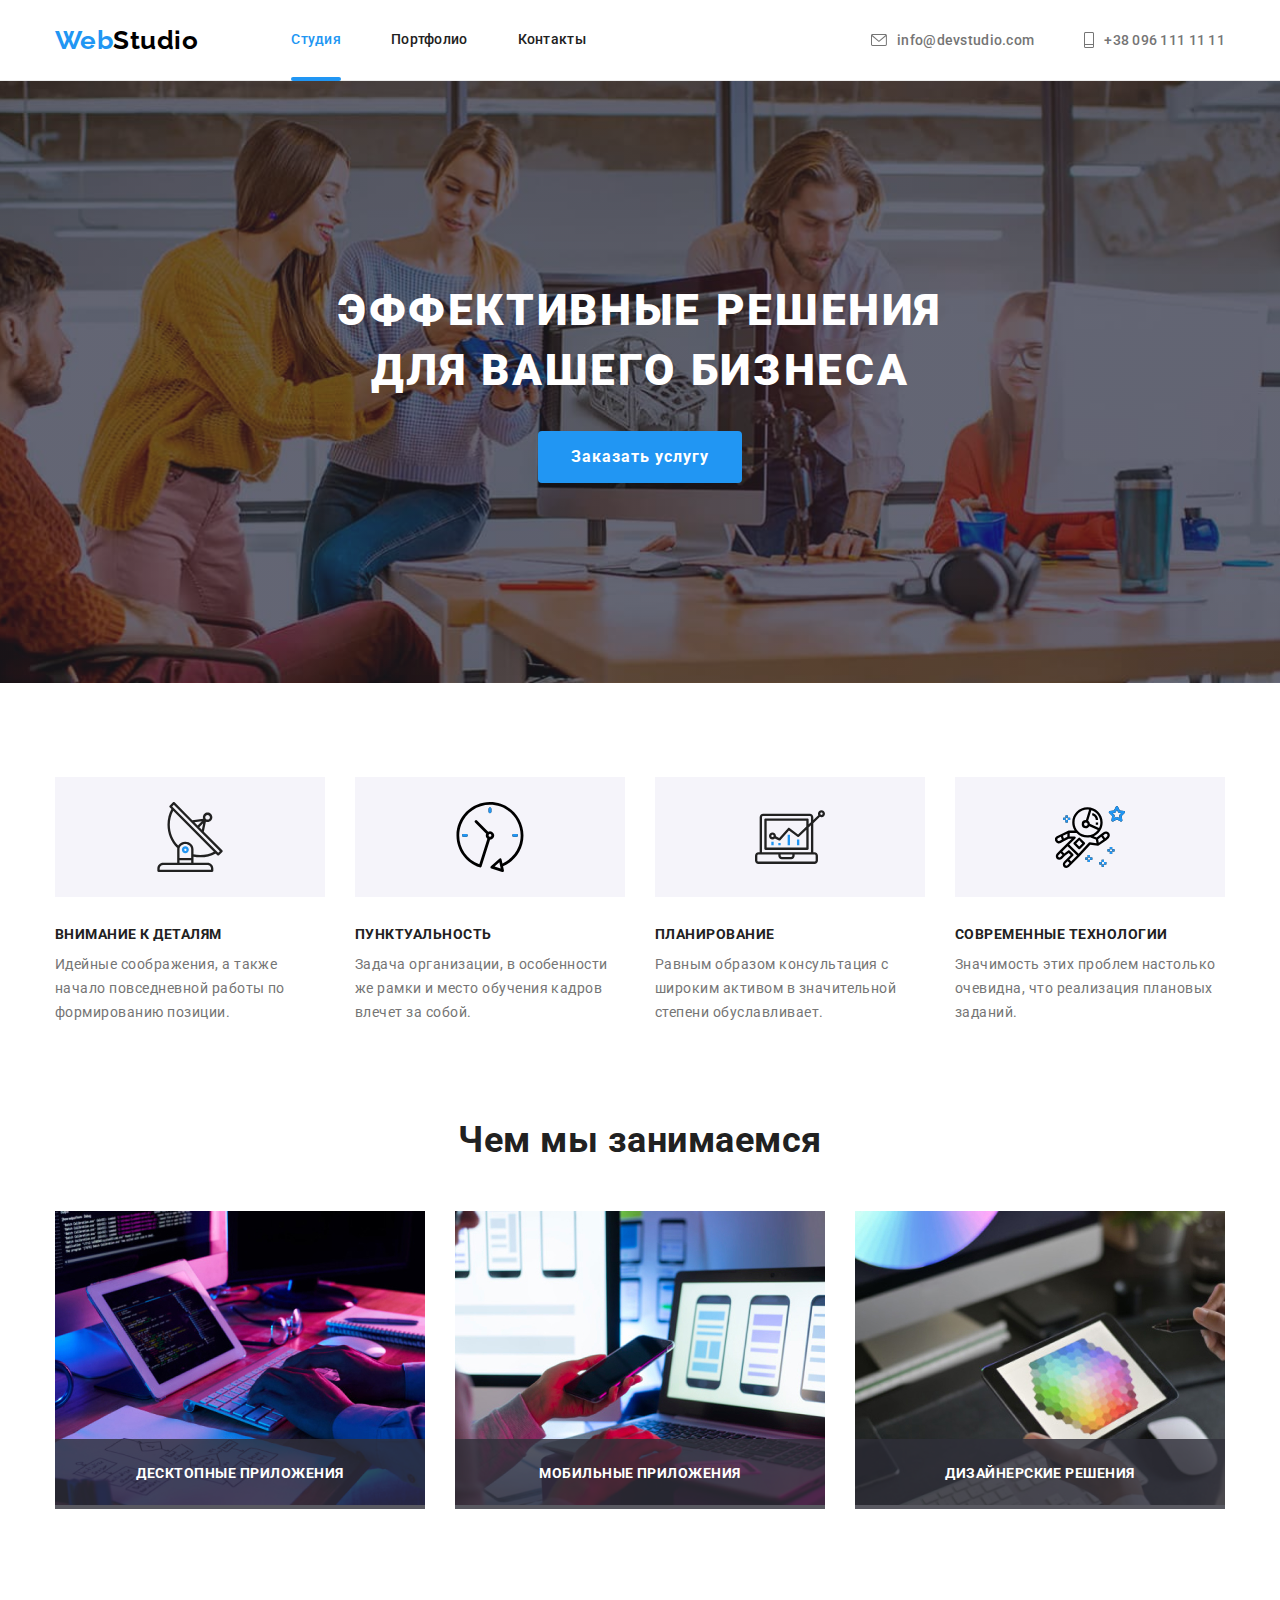
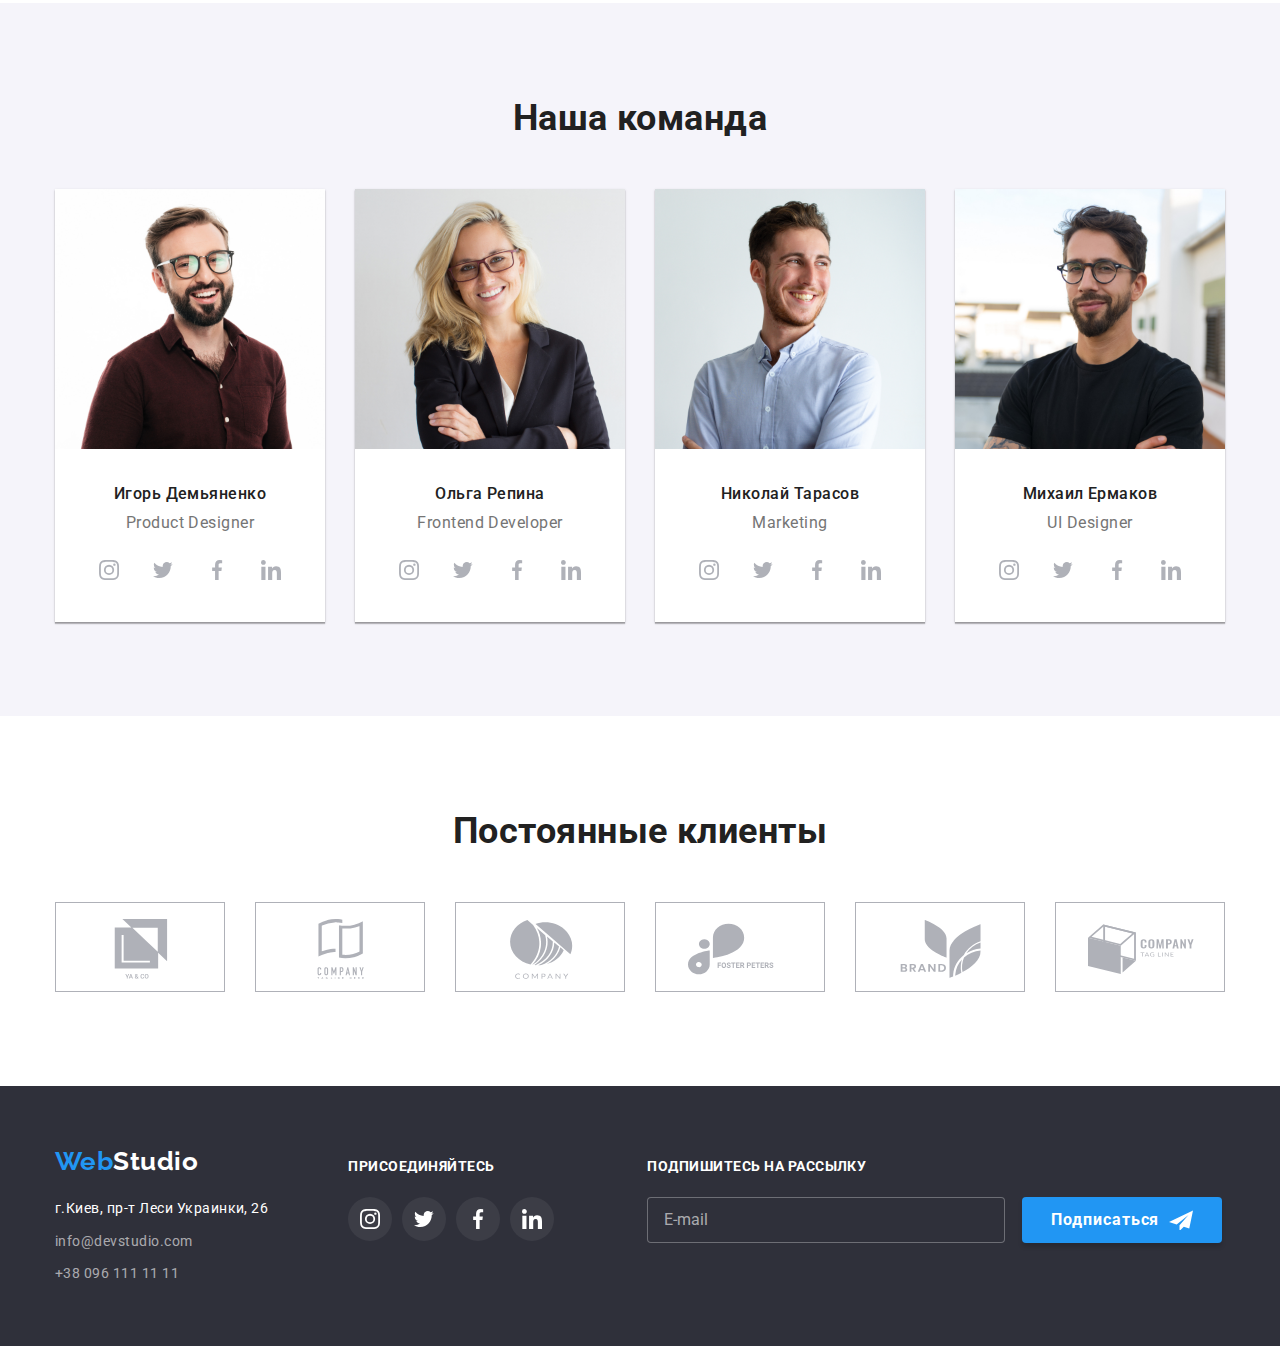
<file: index.html>
<!DOCTYPE html>
<html lang="ru">
  <head>
    <meta charset="UTF-8" />
    <meta http-equiv="X-UA-Compatible" content="IE=edge" />
    <meta name="viewport" content="width=device-width, initial-scale=1.0" />
    <title>Студия</title>
    <link rel="preconnect" href="https://fonts.googleapis.com" />
    <link rel="preconnect" href="https://fonts.gstatic.com" crossorigin />
    <link
      href="https://fonts.googleapis.com/css2?family=Raleway:wght@700&family=Roboto:wght@400;500;700;900&display=swap"
      rel="stylesheet"
    />
    <link
      rel="stylesheet"
      href="https://cdnjs.cloudflare.com/ajax/libs/modern-normalize/1.1.0/modern-normalize.min.css"
    />
    <link rel="stylesheet" href="./css/styles.css" />
  </head>

  <body>
    <!-- Шапка -->
    <header class="header">
      <div class="container nav-flex">
        <nav class="header-nav">
          <a class="logo link" href="./index.html"
            >Web<span class="logo-black">Studio</span></a
          >
          <ul class="header-nav-list list">
            <li class="header-nav-item">
              <a class="header-nav-link link current" href="./index.html"
                >Студия</a
              >
            </li>
            <li class="header-nav-item">
              <a class="header-nav-link link" href="./portfolio.html"
                >Портфолио</a
              >
            </li>
            <li class="header-nav-item">
              <a class="header-nav-link link" href="">Контакты</a>
            </li>
          </ul>
        </nav>
        <ul class="header-contact-list list">
          <li class="header-contact-item">
            <a class="header-contact-link link" href="mailto:info@devstudio.com"
              ><svg class="contact-icon" width="16" height="12">
                <use href="./images/icons.svg#icon-envelope"></use>
              </svg>
              info@devstudio.com</a
            >
          </li>
          <li class="header-contact-item">
            <a class="header-contact-link link" href="tel:+380961111111"
              ><svg class="contact-icon" width="10" height="16">
                <use href="./images/icons.svg#icon-mobile"></use>
              </svg>
              +38 096 111 11 11</a
            >
          </li>
        </ul>
      </div>
    </header>
    <!-- Основной контент -->
    <main>
      <!-- Герой -->
      <section class="hero">
        <h1 class="hero-title">Эффективные решения для вашего бизнеса</h1>
        <button class="hero-btn" type="button" data-modal-open>
          Заказать услугу
        </button>
      </section>
      <!-- Список преимуществ -->
      <section class="features-section">
        <div class="container">
          <!-- h2 Преимущества спрятать в css правильно -->
          <h2 class="visually-hidden">Преимущества</h2>
          <ul class="features-list list">
            <li class="features-item">
              <div class="features-icon-fon">
                <svg class="features-icon" width="70" height="70">
                  <use href="./images/icons.svg#icon-antenna"></use>
                </svg>
              </div>

              <h3 class="features-title">Внимание к деталям</h3>
              <p class="features-text">
                Идейные соображения, а также начало повседневной работы по
                формированию позиции.
              </p>
            </li>
            <li class="features-item">
              <div class="features-icon-fon">
                <svg class="features-icon" width="70" height="70">
                  <use href="./images/icons.svg#icon-clock"></use>
                </svg>
              </div>

              <h3 class="features-title">Пунктуальность</h3>
              <p class="features-text">
                Задача организации, в особенности же рамки и место обучения
                кадров влечет за собой.
              </p>
            </li>
            <li class="features-item">
              <div class="features-icon-fon">
                <svg class="features-icon" width="70" height="70">
                  <use href="./images/icons.svg#icon-diagram"></use>
                </svg>
              </div>

              <h3 class="features-title">Планирование</h3>
              <p class="features-text">
                Равным образом консультация с широким активом в значительной
                степени обуславливает.
              </p>
            </li>
            <li class="features-item">
              <div class="features-icon-fon">
                <svg class="features-icon" width="70" height="70">
                  <use href="./images/icons.svg#icon-astronaut"></use>
                </svg>
              </div>

              <h3 class="features-title">Современные технологии</h3>
              <p class="features-text">
                Значимость этих проблем настолько очевидна, что реализация
                плановых заданий.
              </p>
            </li>
          </ul>
        </div>
      </section>
      <!-- Список занятий -->
      <section class="work-section">
        <div class="container">
          <h2 class="section-title">Чем мы занимаемся</h2>
          <ul class="work-list list">
            <li class="work-item">
              <img
                src="./images/box-1.jpg"
                alt="сотрудник создает программу"
                width="370"
                height="294"
              />
              <p class="work-text">Десктопные приложения</p>
            </li>
            <li class="work-item">
              <img
                src="./images/box-2.jpg"
                alt="сотрудник создает мобильное приложение"
                width="370"
                height="294"
              />
              <p class="work-text">Мобильные приложения</p>
            </li>
            <li class="work-item">
              <img
                src="./images/box-3.jpg"
                alt="веб-дизайнер выбирает палитру"
                width="370"
                height="294"
              />
              <p class="work-text">Дизайнерские решения</p>
            </li>
          </ul>
        </div>
      </section>
      <!-- Команда -->
      <section class="team-section">
        <div class="container">
          <h2 class="section-title">Наша команда</h2>
          <ul class="team-list list">
            <li class="team-item">
              <img
                src="./images/img-igor.jpg"
                alt="фото Игоря Демьяненко"
                width="270"
                height="260"
              />
              <div class="team-workers">
                <h3 class="team-worker">Игорь Демьяненко</h3>
                <p class="team-profession" lang="en">Product Designer</p>
                <ul class="team-social-list list">
                  <li class="team-social-item">
                    <a class="team-social-link link" href="">
                      <svg class="team-social-icon" width="20" height="20">
                        <use href="./images/icons.svg#icon-instagram"></use>
                      </svg>
                    </a>
                  </li>

                  <li class="team-social-item">
                    <a class="team-social-link link" href="">
                      <svg class="team-social-icon" width="20" height="20">
                        <use href="./images/icons.svg#icon-twitter"></use>
                      </svg>
                    </a>
                  </li>

                  <li class="team-social-item">
                    <a class="team-social-link link" href="">
                      <svg class="team-social-icon" width="20" height="20">
                        <use href="./images/icons.svg#icon-facebook"></use>
                      </svg>
                    </a>
                  </li>

                  <li class="team-social-item">
                    <a class="team-social-link link" href="">
                      <svg class="team-social-icon" width="20" height="20">
                        <use href="./images/icons.svg#icon-linkedin"></use>
                      </svg>
                    </a>
                  </li>
                </ul>
              </div>
            </li>

            <li class="team-item">
              <img
                src="./images/img-olga.jpg"
                alt="фото Ольги Репиной"
                width="270"
                height="260"
              />
              <div class="team-workers">
                <h3 class="team-worker">Ольга Репина</h3>
                <p class="team-profession" lang="en">Frontend Developer</p>
                <ul class="team-social-list list">
                  <li class="team-social-item">
                    <a class="team-social-link link" href="">
                      <svg class="team-social-icon" width="20" height="20">
                        <use href="./images/icons.svg#icon-instagram"></use>
                      </svg>
                    </a>
                  </li>

                  <li class="team-social-item">
                    <a class="team-social-link link" href="">
                      <svg class="team-social-icon" width="20" height="20">
                        <use href="./images/icons.svg#icon-twitter"></use>
                      </svg>
                    </a>
                  </li>

                  <li class="team-social-item">
                    <a class="team-social-link link" href="">
                      <svg class="team-social-icon" width="20" height="20">
                        <use href="./images/icons.svg#icon-facebook"></use>
                      </svg>
                    </a>
                  </li>

                  <li class="team-social-item">
                    <a class="team-social-link link" href="">
                      <svg class="team-social-icon" width="20" height="20">
                        <use href="./images/icons.svg#icon-linkedin"></use>
                      </svg>
                    </a>
                  </li>
                </ul>
              </div>
            </li>
            <li class="team-item">
              <img
                src="./images/img-nikolai.jpg"
                alt="фото Николая Тарасова"
                width="270"
                height="260"
              />
              <div class="team-workers">
                <h3 class="team-worker">Николай Тарасов</h3>
                <p class="team-profession" lang="en">Marketing</p>
                <ul class="team-social-list list">
                  <li class="team-social-item">
                    <a class="team-social-link link" href="">
                      <svg class="team-social-icon" width="20" height="20">
                        <use href="./images/icons.svg#icon-instagram"></use>
                      </svg>
                    </a>
                  </li>

                  <li class="team-social-item">
                    <a class="team-social-link link" href="">
                      <svg class="team-social-icon" width="20" height="20">
                        <use href="./images/icons.svg#icon-twitter"></use>
                      </svg>
                    </a>
                  </li>

                  <li class="team-social-item">
                    <a class="team-social-link link" href="">
                      <svg class="team-social-icon" width="20" height="20">
                        <use href="./images/icons.svg#icon-facebook"></use>
                      </svg>
                    </a>
                  </li>

                  <li class="team-social-item">
                    <a class="team-social-link link" href="">
                      <svg class="team-social-icon" width="20" height="20">
                        <use href="./images/icons.svg#icon-linkedin"></use>
                      </svg>
                    </a>
                  </li>
                </ul>
              </div>
            </li>
            <li class="team-item">
              <img
                src="./images/img-mikhail.jpg"
                alt="фото Михаила Ермакова"
                width="270"
                height="260"
              />
              <div class="team-workers">
                <h3 class="team-worker">Михаил Ермаков</h3>
                <p class="team-profession" lang="en">UI Designer</p>
                <ul class="team-social-list list">
                  <li class="team-social-item">
                    <a class="team-social-link link" href="">
                      <svg class="team-social-icon" width="20" height="20">
                        <use href="./images/icons.svg#icon-instagram"></use>
                      </svg>
                    </a>
                  </li>

                  <li class="team-social-item">
                    <a class="team-social-link link" href="">
                      <svg class="team-social-icon" width="20" height="20">
                        <use href="./images/icons.svg#icon-twitter"></use>
                      </svg>
                    </a>
                  </li>

                  <li class="team-social-item">
                    <a class="team-social-link link" href="">
                      <svg class="team-social-icon" width="20" height="20">
                        <use href="./images/icons.svg#icon-facebook"></use>
                      </svg>
                    </a>
                  </li>

                  <li class="team-social-item">
                    <a class="team-social-link link" href="">
                      <svg class="team-social-icon" width="20" height="20">
                        <use href="./images/icons.svg#icon-linkedin"></use>
                      </svg>
                    </a>
                  </li>
                </ul>
              </div>
            </li>
          </ul>
        </div>
      </section>
      <!-- Клиенты -->
      <section class="client-section">
        <div class="container">
          <h2 class="client-title">Постоянные клиенты</h2>
          <ul class="client-list list">
            <li class="client-item">
              <a class="client-link link" href="">
                <svg class="client-icon" width="106" height="60">
                  <use href="./images/icons.svg#icon-yaco"></use>
                </svg>
              </a>
            </li>

            <li class="client-item">
              <a class="client-link link" href="">
                <svg class="client-icon" width="106" height="60">
                  <use href="./images/icons.svg#icon-company"></use>
                </svg>
              </a>
            </li>

            <li class="client-item">
              <a class="client-link link" href="">
                <svg class="client-icon" width="106" height="60">
                  <use href="./images/icons.svg#icon-company2"></use>
                </svg>
              </a>
            </li>

            <li class="client-item">
              <a class="client-link link" href="">
                <svg class="client-icon" width="106" height="60">
                  <use href="./images/icons.svg#icon-foster"></use>
                </svg>
              </a>
            </li>

            <li class="client-item">
              <a class="client-link link" href="">
                <svg class="client-icon" width="106" height="60">
                  <use href="./images/icons.svg#icon-brand"></use>
                </svg>
              </a>
            </li>

            <li class="client-item">
              <a class="client-link link" href="">
                <svg class="client-icon" width="106" height="60">
                  <use href="./images/icons.svg#icon-tag"></use>
                </svg>
              </a>
            </li>
          </ul>
        </div>
      </section>
    </main>
    <!-- Подвал -->
    <footer class="footer">
      <div class="container">
        <div class="footer-flex">
          <div class="footer-contacts-flex">
            <a class="logo link" href="./index.html"
              >Web<span class="logo-white">Studio</span>
            </a>
            <!-- Список контактов -->
            <address class="footer-contact">
              <ul class="footer-contact-list list">
                <li class="footer-contact-item">
                  <a
                    class="footer-contact-link address link"
                    href="https://goo.gl/maps/CdvJLRiEL6Q8Smko8"
                    target="_blank"
                    rel="noreferrer noopener"
                    >г.Киев, пр-т Леси Украинки, 26</a
                  >
                </li>
                <li class="footer-contact-item">
                  <a
                    class="footer-contact-link link"
                    href="mailto:info@devstudio.com"
                    >info@devstudio.com</a
                  >
                </li>
                <li class="footer-contact-item">
                  <a class="footer-contact-link link" href="tel:+380961111111"
                    >+38 096 111 11 11</a
                  >
                </li>
              </ul>
            </address>
          </div>
          <div class="footer-social-flex">
            <p class="footer-social-text">Присоединяйтесь</p>
            <ul class="footer-social-list list">
              <li class="footer-social-item">
                <a class="footer-social-link" href="">
                  <svg class="footer-social-icon" width="20" height="20">
                    <use href="./images/icons.svg#icon-instagram"></use>
                  </svg>
                </a>
              </li>

              <li class="footer-social-item">
                <a class="footer-social-link" href="">
                  <svg class="footer-social-icon" width="20" height="20">
                    <use href="./images/icons.svg#icon-twitter"></use>
                  </svg>
                </a>
              </li>

              <li class="footer-social-item">
                <a class="footer-social-link" href="">
                  <svg class="footer-social-icon" width="20" height="20">
                    <use href="./images/icons.svg#icon-facebook"></use>
                  </svg>
                </a>
              </li>

              <li class="footer-social-item">
                <a class="footer-social-link" href="">
                  <svg class="footer-social-icon" width="20" height="20">
                    <use href="./images/icons.svg#icon-linkedin"></use>
                  </svg>
                </a>
              </li>
            </ul>
          </div>
          <div class="footer-submit">
            <p class="footer-submit-text">Подпишитесь на рассылку</p>
            <div class="footer-submit-form">
              <form class="footer-submit-label">
                <input class="footer-submit-input" type="email" name="submit-mail" id="submit-mail" placeholder="E-mail">
                <button class="footer-submit-btn" type="submit">Подписаться</button>
             </form>
            </div>
          </div>
        </div>
      </div>
    </footer>
    <div class="backdrop is-hidden" data-modal>
      <div class="modal">
        <button type="button" class="close-btn" data-modal-close>
          <svg class="modal-icon" width="11" height="11">
            <use href="./images/icons.svg#icon-vector"></use>
          </svg>
        </button>

        <form class="form">
          <span class="form-title"
            >Оставьте свои данные, мы вам перезвоним</span
          >

          <div class="form-field top-title">
            <label class="form-label" for="name">Имя</label>
            <input class="form-input" type="text" name="name" id="name" />
            <svg class="input-icon" width="12" height="12">
              <use href="./images/icons.svg#icon-name"></use>
            </svg>
          </div>
          <div class="form-field">
            <label class="form-label" for="tel">Телефон</label>
            <input class="form-input" type="tel" name="tel" id="tel" />
            <svg class="input-icon" width="12" height="12">
              <use href="./images/icons.svg#icon-tel"></use>
            </svg>
          </div>
          <div class="form-field">
            <label class="form-label" for="email">Почта</label>
            <input class="form-input" type="email" name="email" id="email" />
            <svg class="input-icon" width="12" height="12">
              <use href="./images/icons.svg#icon-mail"></use>
            </svg>
          </div>
          <div class="form-field">
            <label class="comment-label" for="comment">Комментарий</label>
            <textarea
              class="comment"
              name="comment"
              id="comment"
              rows="9"
              placeholder="Введите текст"
            ></textarea>
          </div>
          <div class="form-field-chek">
            <label class="policy-label" for="policy">
              <input
                class="form-checkbox"
                type="checkbox"
                name="policy"
                id="policy"
              />
              <span class="icon-chek"></span>
              Соглашаюсь с рассылкой и принимаю
              <a class="policy-link" href="">Условия договора</a>
            </label>
          </div>
          <button class="form-btn" type="submit">Отправить</button>
        </form>
      </div>
    </div>
    <script src="./js/modal.js"></script>
  </body>
</html>
</file>
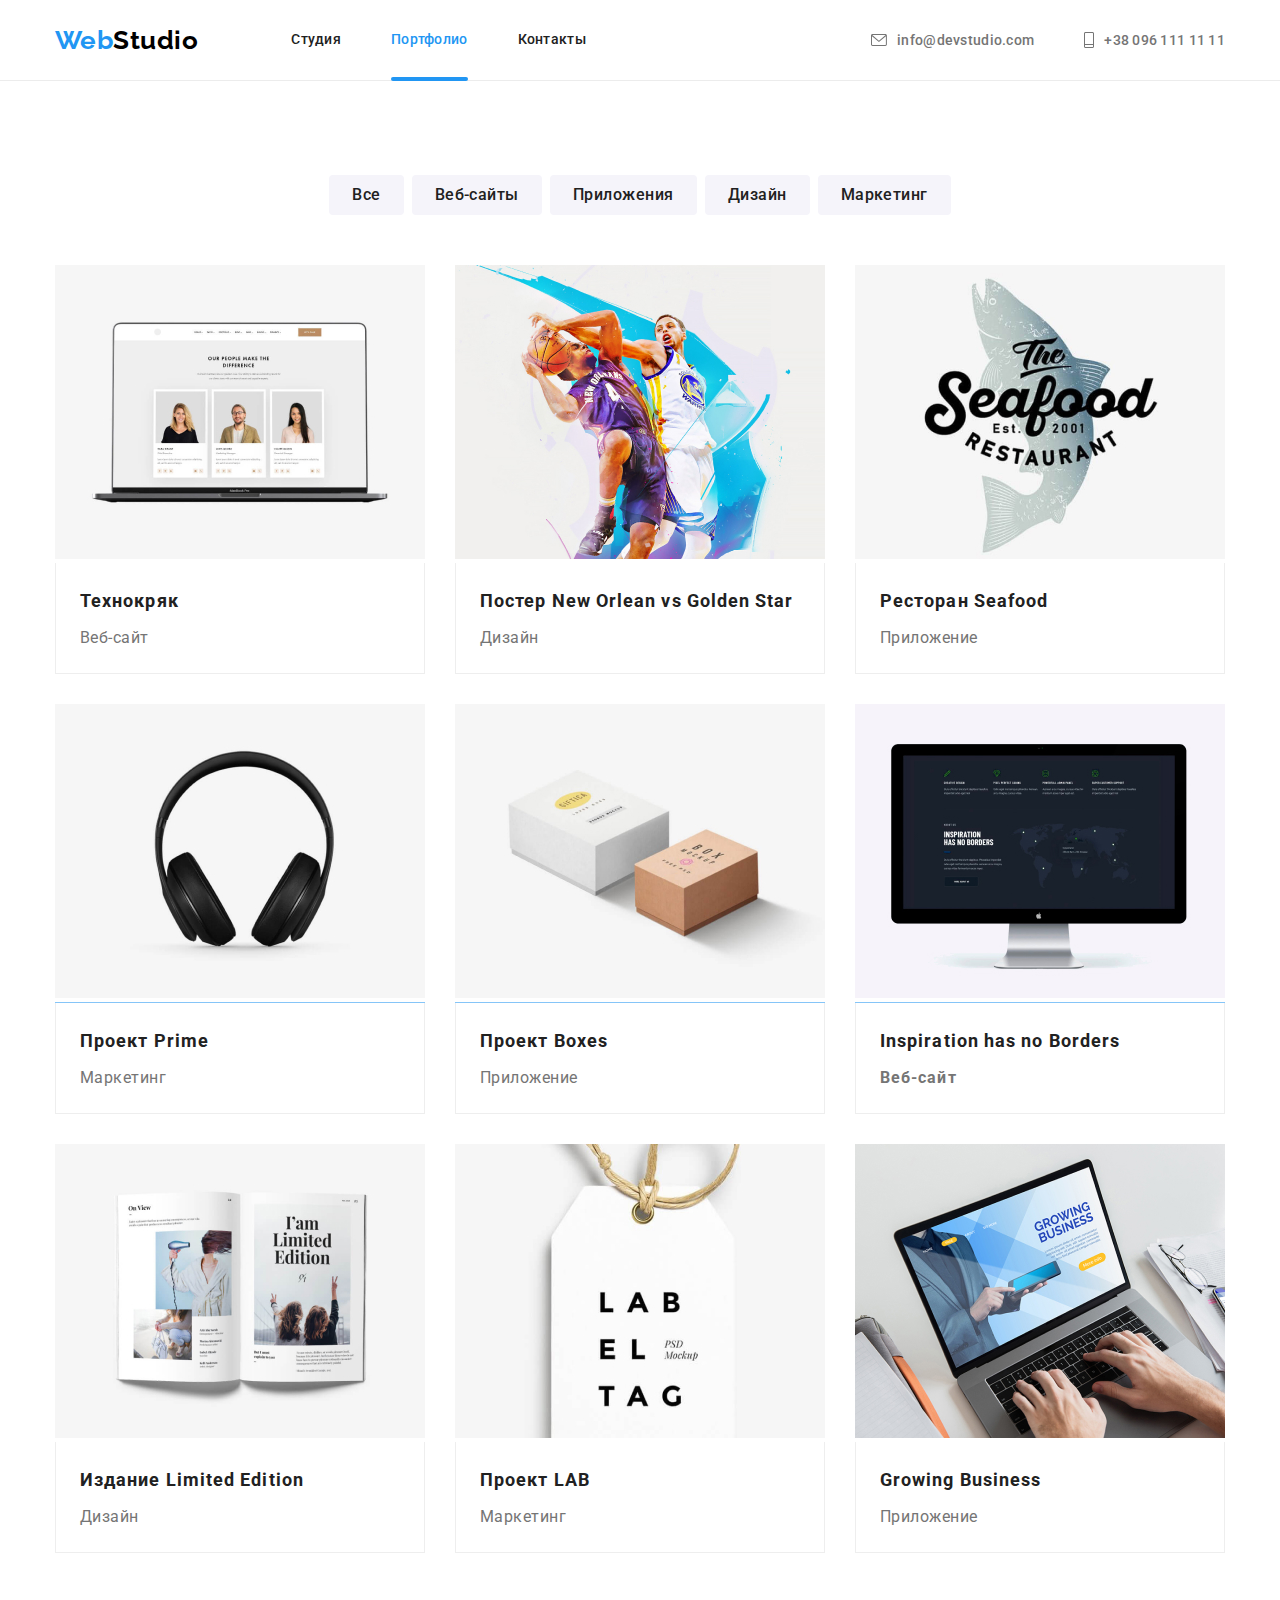
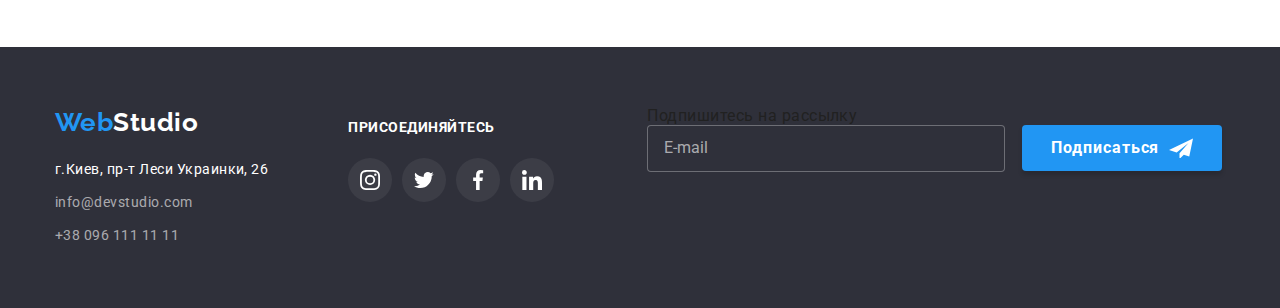
<file: portfolio.html>
<!DOCTYPE html>
<html lang="ru">
  <head>
    <meta charset="UTF-8" />
    <meta http-equiv="X-UA-Compatible" content="IE=edge" />
    <meta name="viewport" content="width=device-width, initial-scale=1.0" />
    <title>Портфолио</title>
    <link rel="preconnect" href="https://fonts.googleapis.com" />
    <link rel="preconnect" href="https://fonts.gstatic.com" crossorigin />
    <link
      href="https://fonts.googleapis.com/css2?family=Raleway:wght@700&family=Roboto:wght@400;500;700;900&display=swap"
      rel="stylesheet"
    />
    <link rel="stylesheet" href="https://cdnjs.cloudflare.com/ajax/libs/modern-normalize/1.1.0/modern-normalize.min.css">
    <link rel="stylesheet" href="./css/styles.css" />
  </head>
  <body>
    <!-- Шапка -->
    <header class="header">
      <div class="container nav-flex">
        <nav class="header-nav">
          <a class="logo link" href="./index.html"
            >Web<span class="logo-black">Studio</span></a
          >
          <ul class="header-nav-list list">
            <li class="header-nav-item">
              <a class="header-nav-link link " href="./index.html"
                >Студия</a
              >
            </li>
            <li class="header-nav-item">
              <a class="header-nav-link link current" href="./portfolio.html"
                >Портфолио</a
              >
            </li>
            <li class="header-nav-item">
              <a class="header-nav-link link" href="">Контакты</a>
            </li>
          </ul>
        </nav>
        <ul class="header-contact-list list">
          <li class="header-contact-item">
            <a class="header-contact-link link" href="mailto:info@devstudio.com"
              ><svg class="contact-icon" width="16" height="12">
                <use href="./images/icons.svg#icon-envelope"></use>
              </svg>
              info@devstudio.com</a
            >
          </li>
          <li class="header-contact-item">
            <a class="header-contact-link link" href="tel:+380961111111"
              ><svg class="contact-icon" width="10" height="16">
                <use href="./images/icons.svg#icon-mobile"></use>
              </svg>
              +38 096 111 11 11</a
            >
          </li>
        </ul>
      </div>
    </header>  
    <!-- Основной контент -->
    <main>
      
      <section class="portfolio-section">
        <div class="container">
          <h1 hidden>Примеры работ</h1>
          <ul class="portfolio-btn-list list">
            <li class="portfolio-btn-item">
              <button class="portfolio-btn" type="button">Все</button>
            </li>
            <li class="portfolio-btn-item">
              <button class="portfolio-btn" type="button">Веб-сайты</button>
            </li>
            <li class="portfolio-btn-item">
              <button class="portfolio-btn" type="button">Приложения</button>
            </li>
            <li class="portfolio-btn-item">
              <button class="portfolio-btn" type="button">Дизайн</button>
            </li>
            <li class="portfolio-btn-item">
              <button class="portfolio-btn" type="button">Маркетинг</button>
            </li>
          </ul>
        </div>
        <div class="container">
          <ul class="portfolio-list list">
            <li class="portfolio-item">
              <div class="portfolio-description">
                <img
                src="./images/project.jpg"
                alt="открытый ноутбук с сайтом Технокряк"
                width="370"
                height="294"
                />
                <div class="portfolio-overlay">
                  <p class="portfolio-description-text">Ресурс предлагает комплексные предложения с разным уровнем функционала и сервисов. Все это позволит посетителю получить исчерпывающие сведения о компании или частном лице.</p>
                </div>
                </div>
              <div class="portfolio-border">
                <h2 class="portfolio-list-title">Технокряк</h2>
                <p class="portfolio-list-text">Веб-сайт</p>
              </div>
            </li>
            <li class="portfolio-item">
              <div class="portfolio-description">
                <img
                  src="./images/project1.jpg"
                  alt="парни играют в баскетбол"
                  width="370"
                  height="294"
                />
                <div class="portfolio-overlay">
                  <p class="portfolio-description-text">Ресурс предлагает комплексные предложения с разным уровнем функционала и сервисов. Все это позволит посетителю получить исчерпывающие сведения о компании или частном лице.</p>
                </div>
              </div>
                <div class="portfolio-border">
                <h2 class="portfolio-list-title">
                  Постер <span lang="en">New Orlean vs Golden Star</span> 
                </h2>
                <p class="portfolio-list-text">Дизайн</p>
              </div>
            </li>

            <li class="portfolio-item">
              <div class="portfolio-description">
                <img
                  src="./images/project2.jpg"
                  alt="логотип ресторана Seafood"
                  width="370"
                  height="294"
                />
                <div class="portfolio-overlay">

                  <p class="portfolio-description-text">Ресурс предлагает комплексные предложения с разным уровнем функционала и сервисов. Все это позволит посетителю получить исчерпывающие сведения о компании или частном лице.</p>
                </div>
              </div>
              <div class="portfolio-border">
                <h2 class="portfolio-list-title">Ресторан <span lang="en">Seafood</span></h2>
                <p class="portfolio-list-text">Приложение</p>
              </div>
            </li>

            <li class="portfolio-item">
              <div class="portfolio-description">
                <img
                  src="./images/project3.jpg"
                  alt="наушники"
                  width="370"
                  height="294"
                />
                <div class="portfolio-overlay">
                  <p class="portfolio-description-text">Ресурс предлагает комплексные предложения с разным уровнем функционала и сервисов. Все это позволит посетителю получить исчерпывающие сведения о компании или частном лице.</p>
                </div>
              </div>
              <div class="portfolio-border">
                <h2 class="portfolio-list-title">Проект <span lang="en">Prime</span></h2>
                <p class="portfolio-list-text">Маркетинг</p>
              </div>
            </li>

            <li class="portfolio-item">
              <div class="portfolio-description">
                <img
                  src="./images/project4.jpg"
                  alt="две коробки"
                  width="370"
                  height="294"
                />
                <div class="portfolio-overlay">
                  <p class="portfolio-description-text">Ресурс предлагает комплексные предложения с разным уровнем функционала и сервисов. Все это позволит посетителю получить исчерпывающие сведения о компании или частном лице.</p>
                </div>
              </div>
              <div class="portfolio-border">
                <h2 class="portfolio-list-title">Проект <span lang="en">Boxes</span></h2>
                <p class="portfolio-list-text">Приложение</p>
              </div>
            </li>

            <li class="portfolio-item">
              <div class="portfolio-description">
                <img
                  src="./images/project5.jpg"
                  alt="компьютерный монитор"
                  width="370"
                  height="294"
                />
                <div class="portfolio-overlay">
                  <p class="portfolio-description-text">Ресурс предлагает комплексные предложения с разным уровнем функционала и сервисов. Все это позволит посетителю получить исчерпывающие сведения о компании или частном лице.</p>
                </div>
              </div>
              <div class="portfolio-border">
                <h2 class="portfolio-list-title"><span lang="en">Inspiration has no Borders</span</h2>
                <p class="portfolio-list-text">Веб-сайт</p>
              </div>
            </li>

            <li class="portfolio-item">
              <div class="portfolio-description">
                <img
                  src="./images/project6.jpg"
                  alt="открытый журнал"
                  width="370"
                  height="294"
                />
                <div class="portfolio-overlay">
                  <p class="portfolio-description-text">Ресурс предлагает комплексные предложения с разным уровнем функционала и сервисов. Все это позволит посетителю получить исчерпывающие сведения о компании или частном лице.</p>
                </div>
              </div>
              <div class="portfolio-border">
                <h2 class="portfolio-list-title">Издание <span lang="en">Limited Edition</span></h2>
                <p class="portfolio-list-text">Дизайн</p>
              </div>
            </li>

            <li class="portfolio-item">
              <div class="portfolio-description">
                <img
                  src="./images/project7.jpg"
                  alt="этикетка LAB"
                  width="370"
                  height="294"
                />
                <div class="portfolio-overlay">
                  <p class="portfolio-description-text">Ресурс предлагает комплексные предложения с разным уровнем функционала и сервисов. Все это позволит посетителю получить исчерпывающие сведения о компании или частном лице.</p>
                </div>
              </div>
              <div class="portfolio-border">
                <h2 class="portfolio-list-title">Проект <span lang="en">LAB</span></h2>
                <p class="portfolio-list-text">Маркетинг</p>
              </div>
            </li>

            <li class="portfolio-item border">
              <div class="portfolio-description">
                <img
                  src="./images/project8.jpg"
                  alt="человек работает на макбуке"
                  width="370"
                  height="294"
                />
                <div class="portfolio-overlay">
                  <p class="portfolio-description-text">Ресурс предлагает комплексные предложения с разным уровнем функционала и сервисов. Все это позволит посетителю получить исчерпывающие сведения о компании или частном лице.</p>
                </div>
              </div>
              <div class="portfolio-border">
                <h2 class="portfolio-list-title"><span lang="en">Growing Business</span></h2>
                <p class="portfolio-list-text">Приложение</p>
              </div>
            </li>
          </ul>
        </div>
      </section>
    </main>
    <!-- Подвал -->
    <footer class="footer">
      <div class="container">
        <div class="footer-flex">
          <div class="footer-contacts-flex">
            <a class="logo link" href="./index.html"
              >Web<span class="logo-white">Studio</span>
            </a>
            <!-- Список контактов -->
            <address class="footer-contact">
              <ul class="footer-contact-list list">
                <li class="footer-contact-item">
                  <a
                    class="footer-contact-link address link"
                    href="https://goo.gl/maps/CdvJLRiEL6Q8Smko8"
                    target="_blank"
                    rel="noreferrer noopener"
                    >г.Киев, пр-т Леси Украинки, 26</a
                  >
                </li>
                <li class="footer-contact-item">
                  <a
                    class="footer-contact-link link"
                    href="mailto:info@devstudio.com"
                    >info@devstudio.com</a
                  >
                </li>
                <li class="footer-contact-item">
                  <a class="footer-contact-link link" href="tel:+380961111111"
                    >+38 096 111 11 11</a
                  >
                </li>
              </ul>
            </address>
          </div>
          <div class="footer-social-flex">
            <p class="footer-social-text">Присоединяйтесь</p>
            <ul class="footer-social-list list">
              <li class="footer-social-item">
                <a class="footer-social-link" href="">
                  <svg class="footer-social-icon" width="20" height="20">
                    <use href="./images/icons.svg#icon-instagram"></use>
                  </svg>
                </a>
              </li>

              <li class="footer-social-item">
                <a class="footer-social-link" href="">
                  <svg class="footer-social-icon" width="20" height="20">
                    <use href="./images/icons.svg#icon-twitter"></use>
                  </svg>
                </a>
              </li>

              <li class="footer-social-item">
                <a class="footer-social-link" href="">
                  <svg class="footer-social-icon" width="20" height="20">
                    <use href="./images/icons.svg#icon-facebook"></use>
                  </svg>
                </a>
              </li>

              <li class="footer-social-item">
                <a class="footer-social-link" href="">
                  <svg class="footer-social-icon" width="20" height="20">
                    <use href="./images/icons.svg#icon-linkedin"></use>
                  </svg>
                </a>
              </li>
            </ul>
          </div>
          <div class="footer-submit">
            <p class="footer-submit__text">Подпишитесь на рассылку</p>
            <div class="footer-submit__form">
              <form class="footer-submit-label">
                <input class="footer-submit-input" type="email" name="submit-mail" id="submit-mail" placeholder="E-mail">
                <button class="footer-submit-btn" type="submit">Подписаться</button>
             </form>
            </div>
          </div>
        </div>
      </div>
    </footer>
</body>
</html>
</file>
<file: css/styles.css>
:root {
  --primary-text-color: #212121;
  --secondary-text-color: #757575;
  --white-text-color: #ffffff;
  --accent-color: #2196f3;
  --black-logo-color: #000000;
  --footer-text-color: rgba(255, 255, 255, 0.6);
  --white-background-color: #ffffff;
  --hero-background-color: #2f303a;
  --team-background-color: #f5f4fa;
}

body {
  font-family: "Roboto", sans-serif;
  letter-spacing: 0.03em;
  background-color: var(--white-background-color);
  color: var(--primary-text-color);
}

/* убираем точки списков */
.list {
  list-style: none;
}

/* убираем подчеркивание ссылок */
.link {
  text-decoration: none;
}

/* глобальный сброс margin, padding */
h1,
h2,
h3,
h4,
h5,
h6,
p,
ul {
  margin: 0;
  padding: 0;
}

.container {
  width: 1200px;
  margin-left: auto;
  margin-right: auto;
  padding-left: 15px;
  padding-right: 15px;
}

.logo {
  font-family: "Raleway", sans-serif;
  font-weight: 700;
  font-size: 26px;
  line-height: 1.19;
  align-items: center;
  text-align: center;

  color: var(--accent-color);
}

.section-title {
  font-weight: 700;
  font-size: 36px;
  line-height: 1.17;
  text-align: center;

  color: var(--primary-text-color);
}

.features-icon-fon {
  display: flex;
  width: 270px;
  height: 120px;
  align-items: center;
  justify-content: center;
  flex-direction: column;
  margin-bottom: 30px;

  background-color: var(--team-background-color);
}

.footer-contact-link {
  font-style: normal;
  font-size: 14px;
  line-height: 1.71;

  color: var(--footer-text-color);

  transition: color 250ms cubic-bezier(0.4, 0, 0.2, 1);
}

/* ------------ШАПКА-------------- */

.header {
  border-bottom: 1px solid #ececec;
}

.nav-flex {
  display: flex;
  align-items: center;
}

.header-nav {
  display: flex;
  align-items: center;
}
.logo-black {
  color: var(--black-logo-color);
}

.header-nav-list {
  display: flex;
  margin-left: 93px;
}

.header-nav-item:not(:last-child) {
  margin-right: 50px;
}

.header-nav-link {
  display: block;
  padding-top: 32px;
  padding-bottom: 32px;

  font-weight: 500;
  font-size: 14px;
  line-height: 1.14;
  letter-spacing: 0.02em;
  color: var(--primary-text-color);

  position: relative;

  transition: color 250ms cubic-bezier(0.4, 0, 0.2, 1);
}

.header-contact-list {
  display: flex;
  margin-left: auto;
}

.header-contact-item + .header-contact-item {
  margin-left: 50px;
}

.header-contact-link {
  display: inline-flex;
  padding: 32px 0px 32px;
  /* color: var(--secondary-text-color); */
  align-items: center;

  font-weight: 500;
  font-size: 14px;
  line-height: 16px;
  letter-spacing: 0.02em;
  color: var(--secondary-text-color);

  transition: color 250ms cubic-bezier(0.4, 0, 0.2, 1);
}

.contact-icon {
  margin-right: 10px;
  fill: currentColor;
}

.header-nav-link:hover,
.header-nav-link:focus,
.header-contact-link:hover,
.header-contact-link:focus {
  color: var(--accent-color);
}

.header-nav-link.current {
  color: var(--accent-color);
}

.header-nav-link.current::after {
  position: absolute;

  display: block;
  content: "";
  width: 100%;
  height: 4px;
  border-radius: 2px;
  bottom: -1px;

  background-color: var(--accent-color);
}

/* ------------ГЕРОЙ-------------- */

.hero {
  padding-top: 200px;
  padding-bottom: 200px;

  max-width: 1600px;
  min-height: 600px;
  margin-left: auto;
  margin-right: auto;

  background-image: linear-gradient(
      to right,
      rgba(47, 48, 58, 0.4),
      rgba(47, 48, 58, 0.4)
    ),
    url(../images/hero.jpg);
  background-color: var(--hero-background-color);
  background-repeat: no-repeat;
  background-position: center;
  background-size: cover;

  text-align: center;
}

.hero-title {
  margin-bottom: 30px;
  margin-left: auto;
  margin-right: auto;
  max-width: 696px;

  font-weight: 900;
  font-size: 44px;
  line-height: 1.36;
  letter-spacing: 0.06em;
  text-transform: uppercase;
  color: var(--white-text-color);
}

.hero-btn {
  display: inline-block;
  min-width: 200px;
  border-radius: 4px;
  border: 1px solid transparent;
  padding: 10px 32px;

  background-color: var(--accent-color);
  color: var(--white-text-color);

  font-family: "Roboto", sans-serif;
  font-weight: 700;
  font-size: 16px;
  line-height: 1.88;
  align-items: center;
  text-align: center;
  letter-spacing: 0.06em;
  cursor: pointer;

  transition: background-color 250ms cubic-bezier(0.4, 0, 0.2, 1),
    color 250ms cubic-bezier(0.4, 0, 0.2, 1);
}

.hero-btn:hover,
.hero-btn:focus {
  background-color: var(--white-text-color);
  color: var(--accent-color);
}

/* ------------ПРЕИМУЩЕСТВА-------------- */

.features-section {
  padding-top: 94px;
  padding-bottom: 94px;
}

.visually-hidden {
  position: absolute;

  width: 1px;
  height: 1px;
  margin: -1px;
  padding: 0;

  overflow: hidden;
  border: 0;
  clip: rect(0 0 0 0);
}

.features-list {
  display: flex;
}

.features-item:not(:last-child) {
  margin-right: 30px;
  max-width: 270px;
}

.features-icon {
  align-items: center;
}

.features-title {
  margin-bottom: 10px;

  font-weight: 700;
  font-size: 14px;
  line-height: 1.14;
  text-transform: uppercase;
}

.features-text {
  font-size: 14px;
  line-height: 1.71;

  color: var(--secondary-text-color);
}

/* ------------СПИСОК ЗАНЯТИЙ-------------- */
.work-section {
  padding-bottom: 94px;
}

.section-title {
  margin-bottom: 50px;
}

.work-list {
  display: flex;
}

.work-item {
  position: relative;
}

.work-item:not(:last-child) {
  margin-right: 30px;
}

.work-text {
  width: 100%;
  position: absolute;
  bottom: 0;
  left: 0;

  padding: 27px 0px;

  font-weight: bold;
  font-size: 14px;
  line-height: 1.14;
  text-align: center;
  text-transform: uppercase;

  color: var(--white-text-color);
  background-color: rgba(47, 48, 58, 0.8);
}
/* ----------------КОМАНДА----------------- */

.team-section {
  padding-top: 94px;
  padding-bottom: 94px;

  background-color: var(--team-background-color);
}

.team-list {
  display: flex;
}

.team-item {
  box-shadow: 0px 1px 3px rgba(0, 0, 0, 0.12), 0px 1px 1px rgba(0, 0, 0, 0.14),
    0px 2px 1px rgba(0, 0, 0, 0.2);

  background-color: var(--white-background-color);
}

.team-item:not(:last-child) {
  margin-right: 30px;
}

.team-workers {
  padding: 30px 0px;
}

.team-worker {
  font-weight: 500;
  font-size: 16px;
  line-height: 1.19;
  text-align: center;
}

.team-profession {
  margin-top: 10px;

  font-size: 16px;
  line-height: 1.19;
  text-align: center;
  color: var(--secondary-text-color);
}

.team-social-list {
  display: flex;
  justify-content: space-between;
  align-items: center;

  padding: 0px 32px;
  margin-top: 16px;
  list-style: none;
}

.team-social-item {
  width: 44px;
  height: 44px;
}

.team-social-link {
  display: block;

  width: 44px;
  height: 44px;
  border-radius: 50%;

  color: #afb1b8;
  background-color: #ffffff;

  transition: background-color 250ms cubic-bezier(0.4, 0, 0.2, 1),
    color 250ms cubic-bezier(0.4, 0, 0.2, 1);
}

.team-social-link:hover,
.team-social-link:focus {
  color: #ffffff;
  background-color: var(--accent-color);
}

.team-social-icon {
  margin: 12px 0px 0px 12px;
  fill: currentColor;
}

/* ---------------КЛИЕНТЫ---------------- */
.client-section {
  padding-top: 94px;
  padding-bottom: 94px;
}

.client-title {
  margin-bottom: 50px;

  font-weight: 700;
  font-size: 36px;
  line-height: 1.17;
  text-align: center;
}

.client-list {
  display: flex;

  padding: 0;
  margin: 0;
  list-style: none;
  justify-content: space-between;
  align-items: center;
}

.client-item {
  width: 170px;
  height: 90px;

  transition: border-color 250ms cubic-bezier(0.4, 0, 0.2, 1),
    color 250ms cubic-bezier(0.4, 0, 0.2, 1);
}

.client-item:not(:last-child) {
  margin-right: 30px;
}

.client-link {
  display: block;

  width: 170px;
  height: 90px;

  border: 1px solid #afb1b8;
  color: #afb1b8;
  background-color: #fff;
  padding: 16px 32px;

  transition: border-color 250ms cubic-bezier(0.4, 0, 0.2, 1),
    color 250ms cubic-bezier(0.4, 0, 0.2, 1);
}

.client-link:hover,
.client-link:focus {
  color: var(--accent-color);
  border-color: var(--accent-color);
}

.client-icon {
  fill: currentColor;
}

.client-item:hover,
.client-item:focus {
  color: var(--accent-color);
  border-color: var(--accent-color);
}

/* ----------------ПОДВАЛ----------------- */

.footer {
  padding-top: 60px;
  padding-bottom: 60px;

  background-color: var(--hero-background-color);
}

.footer-flex {
  display: flex;

  margin: 0;
  padding: 0;
  list-style: none;
}

.footer-social-text {
  padding: 20px 0px 10px 0px;
  margin-bottom: 20px;
  font-weight: 700;
  font-size: 14px;
  line-height: 1.14px;
  text-transform: uppercase;

  color: var(--white-text-color);
}

.footer-social-flex {
  margin-left: 80px;
  width: 206px;
}

.footer-social-list {
  display: flex;
  justify-content: space-between;
  align-items: center;

  padding: 0;
  margin-top: 0;
  list-style: none;
}

.footer-social-item {
  width: 44px;
  height: 44px;
}

.footer-social-link {
  display: block;

  width: 44px;
  height: 44px;
  border-radius: 50%;

  color: #ffffff;
  background-color: #ffffff10;

  transition: background-color 250ms cubic-bezier(0.4, 0, 0.2, 1),
    color 250ms cubic-bezier(0.4, 0, 0.2, 1);
}

.footer-social-link:hover,
.footer-social-link:focus {
  color: #ffffff;
  background-color: var(--accent-color);
}

.footer-social-icon {
  margin: 12px 0px 0px 12px;
  fill: currentColor;
}

.logo-white {
  color: var(--white-text-color);
}

.footer-contact {
  margin-top: 20px;
}
.footer-contact-link.address {
  color: var(--white-text-color);
}

.footer-contact-item {
  margin-top: 9px;
}

.footer-contact-link:hover,
.footer-contact-link:focus {
  color: var(--accent-color);
}

.footer-submit {
  /* width: 570px; */
  margin-left: 93px;
}

.footer-submit-text {
  padding: 20px 0px 10px 0px;
  margin-bottom: 20px;
  font-weight: 700;
  font-size: 14px;
  line-height: 1.14px;
  text-transform: uppercase;

  color: var(--white-text-color);
}
.footer-submit-btn::after{
  display:flex;
  width: 570px;
  }
.footer-submit-input {
  width: 358px;
  margin: 0;
  padding: 13px 16px;
  border-radius: 4px;

  border: 1px solid rgba(255, 255, 255, 0.3);
  background-color: var(--hero-background-color);
  color: var(--white-text-color);
}

.footer-submit-input::placeholder {
  font-size: 16px;
  line-height: 1.25;

  color: rgba(255, 255, 255, 0.6);
}

.footer-submit-btn {
  display: inline-flex;
  align-items: center;
  justify-content: center;

  border: none;
  margin: 0;
  padding: 8px 29px;
  border-radius: 4px;

  background-color: var(--accent-color);
  box-shadow: 0px 4px 4px rgba(0, 0, 0, 0.15);
  color: var(--white-text-color);

  font-family: "Roboto";
  font-style: normal;
  font-weight: 700;
  font-size: 16px;
  line-height: 1.87;
  letter-spacing: 0.06em;

  cursor: pointer;
  min-height: 43px;
  margin-left: 12px;
}

.footer-submit-btn::after {
  content: "";
  display: inline-block;
  width: 24px;
  height: 20px;
  margin-left: 10px;
  background-image: url(../images/send.svg);
}

/* ---------------------------------------------- */
/* --------------------ПОРТФОЛИО----------------- */
/* ---------------------------------------------- */

.portfolio-section {
  padding-top: 94px;
  padding-bottom: 94px;
}

.portfolio-btn-list {
  display: flex;
  justify-content: center;
  margin-bottom: 50px;
}

.portfolio-btn-item:not(:last-child) {
  margin-right: 8px;
}

.portfolio-item:hover .portfolio-overlay {
  transform: translateY(0);
}

.portfolio-description {
  position: relative;
  overflow: hidden;
}

.portfolio-overlay {
  position: absolute;

  display: inline-block;
  content: "";
  width: 100%;
  height: 100%;
  top: 0;
  left: 0;

  background-color: rgba(33, 150, 243, 0.9);

  transform: translateY(100%);
  transition: transform 250ms cubic-bezier(0.4, 0, 0.2, 1);
}

.portfolio-description-text {
  position: absolute;
  top: 0;
  left: 0;

  padding: 63px 24px;

  font-size: 18px;
  line-height: 1.56;

  color: var(--white-text-color);
}

.portfolio-btn {
  display: inline-block;
  min-width: 73px;
  border-radius: 4px;
  border: 1px solid transparent;
  padding: 6px 22px;

  font-family: "Roboto", sans-serif;
  font-weight: 500;
  font-size: 16px;
  line-height: 1.63;
  letter-spacing: 0.03em;
  text-align: center;
  background-color: var(--team-background-color);
  color: var(--primary-text-color);
  cursor: pointer;

  transition: background-color 250ms cubic-bezier(0.4, 0, 0.2, 1),
    color 250ms cubic-bezier(0.4, 0, 0.2, 1),
    box-shadow 250ms cubic-bezier(0.4, 0, 0.2, 1);
}

.portfolio-btn:hover,
.portfolio-btn:focus {
  background-color: var(--accent-color);
  color: var(--white-text-color);
  box-shadow: 0px 3px 1px rgba(0, 0, 0, 0.1), 0px 1px 2px rgba(0, 0, 0, 0.08),
    0px 2px 2px rgba(0, 0, 0, 0.12);
}

.portfolio-list {
  display: flex;
  flex-wrap: wrap;
  margin: -15px;
}

.portfolio-item {
  margin: 15px;

  transition: box-shadow 250ms cubic-bezier(0.4, 0, 0.2, 1);
}

.portfolio-item:hover,
.portfolio-item:focus {
  box-shadow: 0px 3px 1px rgba(0, 0, 0, 0.1), 0px 1px 2px rgba(0, 0, 0, 0.08),
    0px 2px 2px rgba(0, 0, 0, 0.12);
}

.portfolio-border {
  border: 1px solid #eeeeee;
  border-top: transparent;
  padding: 20px 24px;
}

.portfolio-list-title {
  font-weight: 700;
  font-size: 18px;
  line-height: 2;
  letter-spacing: 0.06em;
}

.portfolio-list-text {
  margin-top: 4px;

  font-size: 16px;
  line-height: 1.87;

  color: var(--secondary-text-color);
}

/* ----------------MODAL--------------------- */

.backdrop {
  position: fixed;

  display: flex;
  align-items: center;
  justify-content: center;

  width: 100vw;
  height: 100vh;

  background-color: rgba(0, 0, 0, 0.2);

  top: 0;
  transition: opacity 250ms cubic-bezier(0.4, 0, 0.2, 1),
    visibility 250ms cubic-bezier(0.4, 0, 0.2, 1);
}

.backdrop.is-hidden {
  opacity: 0;
  visibility: hidden;
  pointer-events: none;
}

.backdrop.is-hidden .modal {
  transform: scale(2);
}

.modal {
  width: 528px;
  min-height: 581px;
  background-color: #ffffff;

  position: relative;
  transform: scale(1);
  transition: transform 250ms cubic-bezier(0.4, 0, 0.2, 1);
}

.modal-icon {
  fill: var(--black-logo-color);
  transition: fill 250ms cubic-bezier(0.4, 0, 0.2, 1);
}

.close-btn {
  position: absolute;

  display: flex;
  align-items: center;
  justify-content: center;

  right: 8px;
  top: 8px;
  background-color: transparent;
  border-radius: 50%;
  width: 30px;
  height: 30px;
  border: 1px solid rgba(0, 0, 0, 0.1);

  cursor: pointer;
}

.close-btn:hover .modal-icon {
  fill: var(--accent-color);
}

.form {
  width: 528px;
  margin-left: auto;
  margin-right: auto;
  padding: 40px;
}

.form-title {
  font-weight: 700;
  font-size: 20px;
  line-height: 1.15;
  text-align: center;
}

.top-title {
  margin-top: 12px;
}

.form-field {
  position: relative;
  display: flex;
  flex-direction: column;
  margin-bottom: 10px;
}

.form-label,
.comment-label {
  font-size: 12px;
  line-height: 1.17;
  letter-spacing: 0.01em;
  color: var(--secondary-text-color);
  margin-bottom: 4px;
}

.form-input {
  width: 100%;
  margin: 0;
  padding: 11px 42px;
  border: 1px solid rgba(33, 33, 33, 0.2);
  border-radius: 4px;

  transition: border-color 250ms cubic-bezier(0.4, 0, 0.2, 1);
}

.form-input:hover,
.form-input:focus {
  outline: none;
  border-color: var(--accent-color);
}

.input-icon {
  position: absolute;
  top: 50%;
  left: 15px;
  transform: translateY(25%);

  display: inline-block;
  width: 12px;
  height: 12px;

  transition: fill 250ms cubic-bezier(0.4, 0, 0.2, 1);
}

.form-input:hover ~ .input-icon,
.form-input:focus ~ .input-icon {
  fill: var(--accent-color);
}

textarea {
  resize: none;
  border: 1px solid rgba(33, 33, 33, 0.2);
  border-radius: 4px;
  padding: 12px 16px;
  font-size: 12px;
  line-height: 1.17;
  letter-spacing: 0.01em;
  height: 120px;

  transition: border-color 250ms cubic-bezier(0.4, 0, 0.2, 1);
}

textarea:hover,
textarea:focus {
  outline: none;
  border-color: var(--accent-color);
}

.comment::placeholder {
  font-size: 12px;
  line-height: 1.17;
  letter-spacing: 0.01em;
  color: rgba(117, 117, 117, 0, 5);
}

.form-field-chek {
  padding-left: 14px;
  margin-top: 25px;
  margin-bottom: 30px;
}

.icon-chek {
  display: inline-block;
  width: 16px;
  height: 15px;
  border: 2px solid #212121;
  border-radius: 2px;
  margin-right: 7px;
}

.form-checkbox {
  position: absolute;

  width: 1px;
  height: 1px;
  margin: -1px;
  padding: 0;

  overflow: hidden;
  border: 0;
  clip: rect(0 0 0 0);
}

.form-checkbox:checked + .icon-chek {
  background-image: url(../images/icon-check.svg);
  background-position: center;
  background-repeat: no-repeat;
  background-color: var(--accent-color);
  background-origin: border-box;
  border-color: var(--accent-color);
}

.policy-label {
  display: flex;
  align-items: center;
  font-size: 14px;
  line-height: 1.71;
  color: var(--secondary-text-color);
}

.policy-link {
  margin-left: 4px;
  color: rgba(33, 150, 243, 1);
}

.form-btn {
  display: flex;
  align-items: center;
  justify-content: center;

  margin: 0 auto;
  padding: 10px 56px;

  border: none;
  border-radius: 4px;
  text-align: center;
  text-decoration: none;
  font-family: "Roboto";
  font-style: normal;
  font-weight: 700;
  font-size: 16px;
  line-height: 1.87;
  letter-spacing: 0.06em;
  cursor: pointer;

  background-color: var(--accent-color);
  box-shadow: 0px 4px 4px rgba(0, 0, 0, 0.15);
  color: var(--white-text-color);

  transition: background-color 250ms cubic-bezier(0.4, 0, 0.2, 1);
}

.form-btn:hover,
.form-btn:focus {
  background-color: #188ce8;
}
</file>
